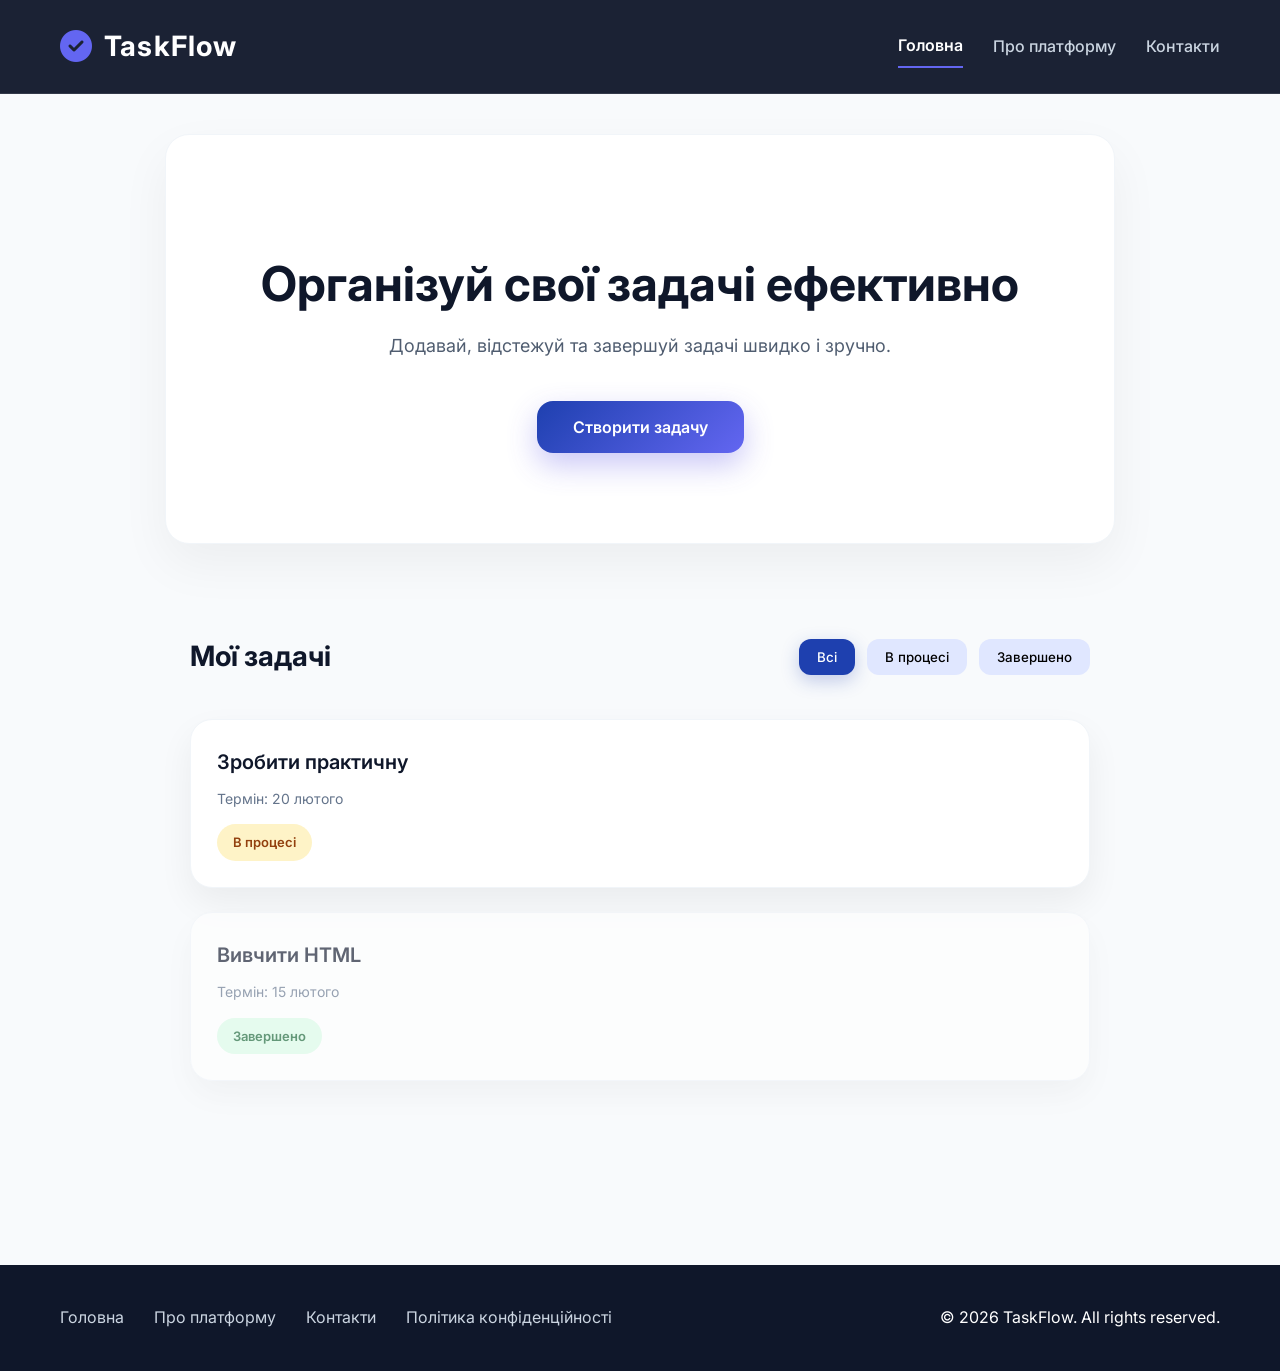
<file: web/index.html>
<!DOCTYPE html>
<html lang="uk">
<head>
  <meta charset="utf-8">
  <meta name="viewport" content="width=device-width, initial-scale=1">
  <title>TaskFlow — Головна</title>
  <link rel="stylesheet" href="https://cdnjs.cloudflare.com/ajax/libs/font-awesome/6.5.1/css/all.min.css">
  <link rel="stylesheet" href="CSS/style.css">
</head>

<body class="home-page">

  <a href="#main" class="skip-link">Перейти до основного змісту</a>

  <header>
    <div class="header-container">
      <div class="logo-area">
        <i class="fa-solid fa-check-circle logo-icon" aria-hidden="true"></i>
        <h1>TaskFlow</h1>
      </div>

      <nav class="nav-menu" aria-label="Головна навігація">
        <a href="index.html" aria-current="page">Головна</a>
        <a href="topic.html">Про платформу</a>
        <a href="contacts.html">Контакти</a>
      </nav>
    </div>
  </header>

  <main id="main">

    <section class="hero">
      <div class="hero-content">
        <h2>Організуй свої задачі ефективно</h2>
        <p>Додавай, відстежуй та завершуй задачі швидко і зручно.</p>
        <button class="primary-btn" type="button">
          Створити задачу
        </button>
      </div>
    </section>

    <section class="tasks-section">
      <div class="tasks-container">

        <div class="tasks-header">
          <h2>Мої задачі</h2>
          <div class="filters">
            <button class="filter active" type="button">Всі</button>
            <button class="filter" type="button">В процесі</button>
            <button class="filter" type="button">Завершено</button>
          </div>
        </div>

        <article class="task-card">
          <h3>Зробити практичну</h3>
          <p>Термін: 20 лютого</p>
          <span class="status in-progress">В процесі</span>
        </article>

        <article class="task-card completed">
          <h3>Вивчити HTML</h3>
          <p>Термін: 15 лютого</p>
          <span class="status done">Завершено</span>
        </article>

      </div>
    </section>

  </main>

  <footer>
    <div class="footer-content">
      <nav class="footer-nav" aria-label="Навігація в підвалі">
        <a href="index.html">Головна</a>
        <a href="topic.html">Про платформу</a>
        <a href="contacts.html">Контакти</a>
        <a href="#">Політика конфіденційності</a>
      </nav>
      <p class="copyright">© 2026 TaskFlow. All rights reserved.</p>
    </div>
  </footer>

</body>
</html>
</file>
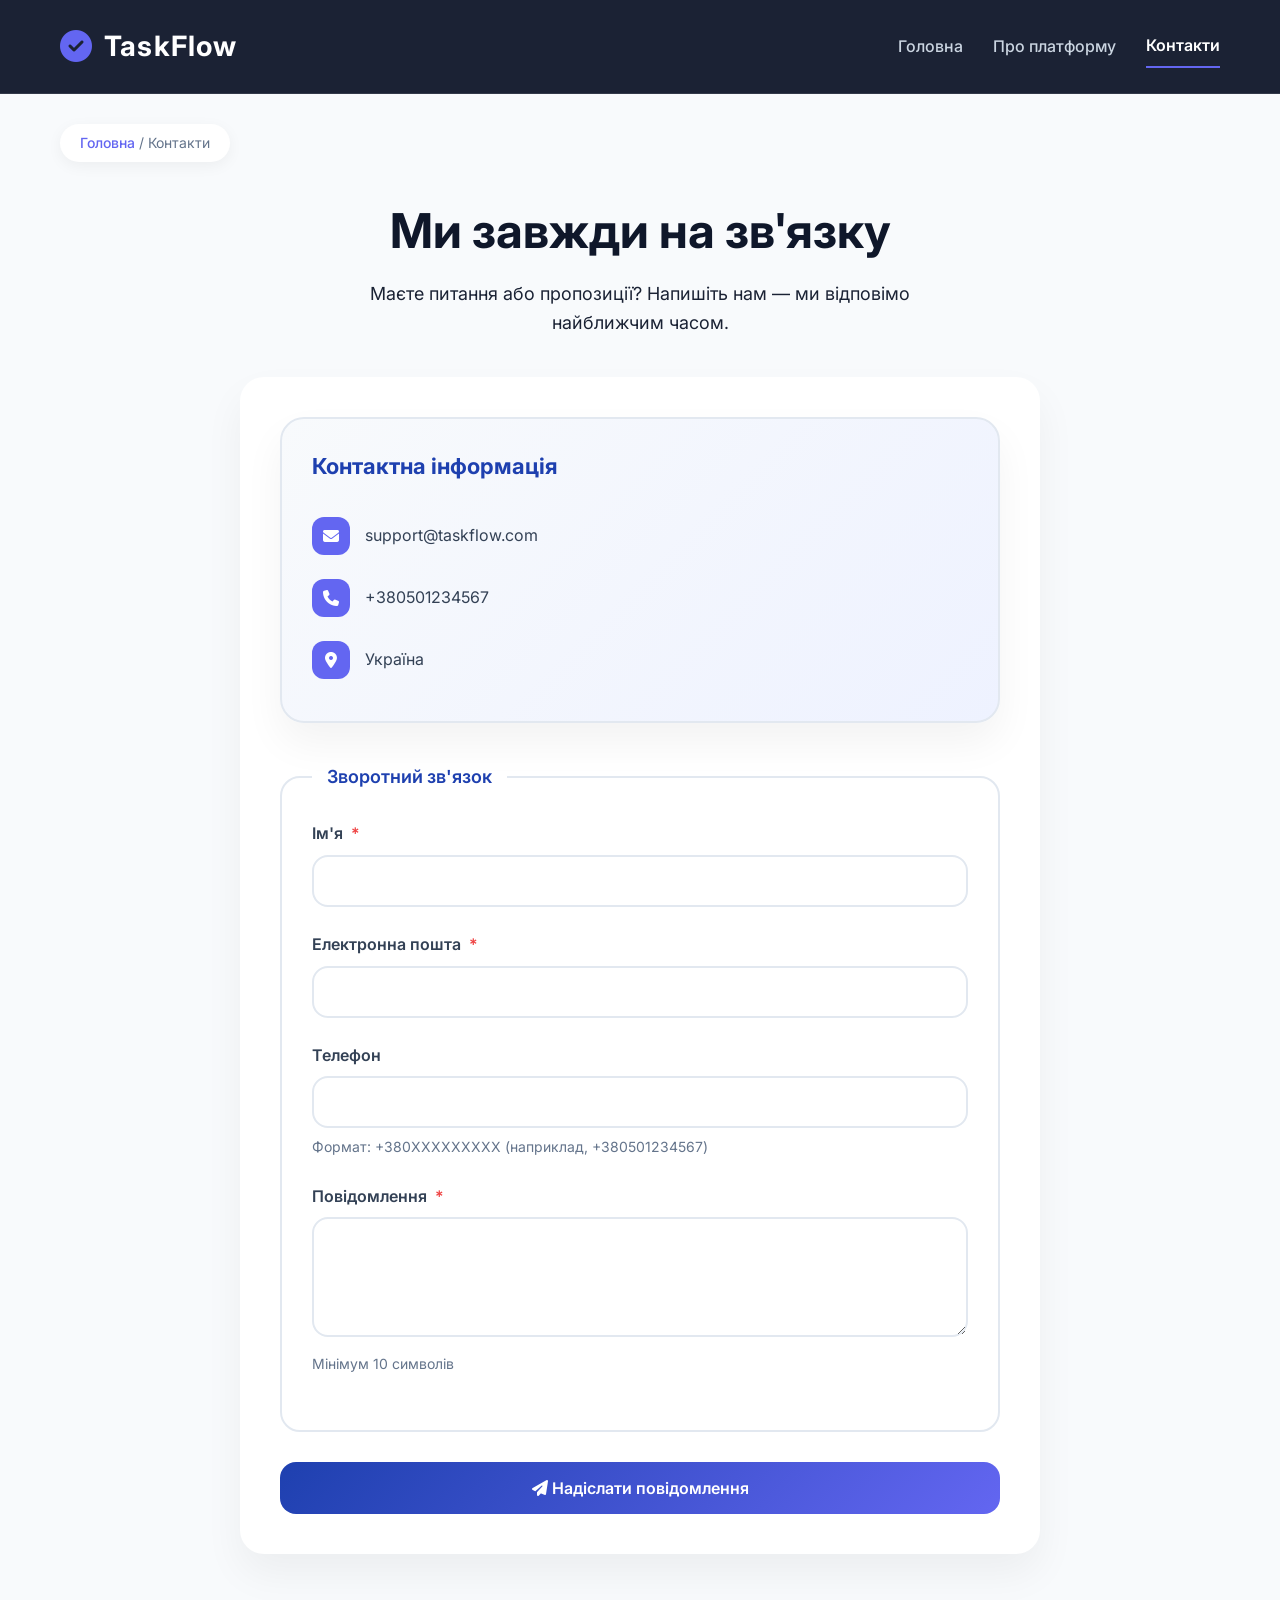
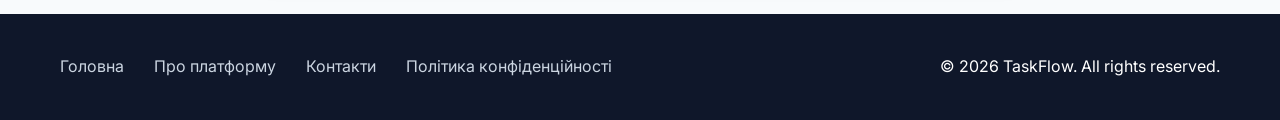
<file: web/contacts.html>
<!DOCTYPE html>
<html lang="uk">
<head>
  <meta charset="utf-8">
  <meta name="viewport" content="width=device-width, initial-scale=1">
  <title>TaskFlow — Контакти</title>
  <link rel="stylesheet" href="https://cdnjs.cloudflare.com/ajax/libs/font-awesome/6.5.1/css/all.min.css">
  <link rel="stylesheet" href="CSS/style.css">
</head>

<body class="contacts-page">
  <a href="#main" class="skip-link">Перейти до основного змісту</a>
  <header>
    <div class="header-container">
      <div class="logo-area">
        <i class="fa-solid fa-check-circle logo-icon" aria-hidden="true"></i>
        <h2 class="h1">TaskFlow</h2>
      </div>

      <nav class="nav-menu" aria-label="Головна навігація">
        <a href="index.html">Головна</a>
        <a href="topic.html">Про платформу</a>
        <a href="contacts.html" aria-current="page">Контакти</a>
      </nav>
    </div>
  </header>

  <div class="breadcrumbs">
    <nav aria-label="Хлібні крихти">
      <a href="index.html">Головна</a>
      <span> / </span>
      <span>Контакти</span>
    </nav>
  </div>

  <main id="main">

    <section class="contacts-hero">
      <div class="hero-content">
        <h2>Ми завжди на зв'язку</h2>
        <p>Маєте питання або пропозиції? Напишіть нам — ми відповімо найближчим часом.</p>
      </div>
    </section>

    <section class="contacts-section">

      <div class="contact-info-card">
        <h3>Контактна інформація</h3>

        <div class="info-item">
          <i class="fa-solid fa-envelope" aria-hidden="true"></i>
          <span>support@taskflow.com</span>
        </div>

        <div class="info-item">
          <i class="fa-solid fa-phone" aria-hidden="true"></i>
          <span>+380501234567</span>
        </div>

        <div class="info-item">
          <i class="fa-solid fa-location-dot" aria-hidden="true"></i>
          <span>Україна</span>
        </div>
      </div>

      <form method="post" action="#">
        <fieldset>
          <legend>Зворотний зв'язок</legend>

          <div class="form-group">
            <label for="name">
              Ім'я
              <span class="required" aria-hidden="true">*</span>
            </label>
            <input type="text" id="name" name="name" required>
          </div>

          <div class="form-group">
            <label for="email">
              Електронна пошта
              <span class="required" aria-hidden="true">*</span>
            </label>
            <input type="email" id="email" name="email" required>
          </div>

          <div class="form-group">
            <label for="phone">Телефон</label>
            <input type="tel" id="phone" name="phone" 
                   pattern="\+380[0-9]{9}" 
                   aria-describedby="phone-help">
            <small id="phone-help" class="hint">
              Формат: +380XXXXXXXXX (наприклад, +380501234567)
            </small>
          </div>

          <div class="form-group">
            <label for="message">
              Повідомлення
              <span class="required" aria-hidden="true">*</span>
            </label>
            <textarea id="message" 
                      name="message" 
                      minlength="10" 
                      required 
                      aria-describedby="message-help"></textarea>
            <small id="message-help" class="hint">
              Мінімум 10 символів
            </small>
          </div>

        </fieldset>

        <button type="submit" class="primary-btn">
          <i class="fa-solid fa-paper-plane" aria-hidden="true"></i> Надіслати повідомлення
        </button>
      </form>

    </section>
  </main>

  <footer>
    <div class="footer-content">
      <nav class="footer-nav" aria-label="Навігація в підвалі">
        <a href="index.html">Головна</a>
        <a href="topic.html">Про платформу</a>
        <a href="contacts.html">Контакти</a>
        <a href="#">Політика конфіденційності</a>
      </nav>
      <p class="copyright">© 2026 TaskFlow. All rights reserved.</p>
    </div>
  </footer>

</body>
</html>
</file>
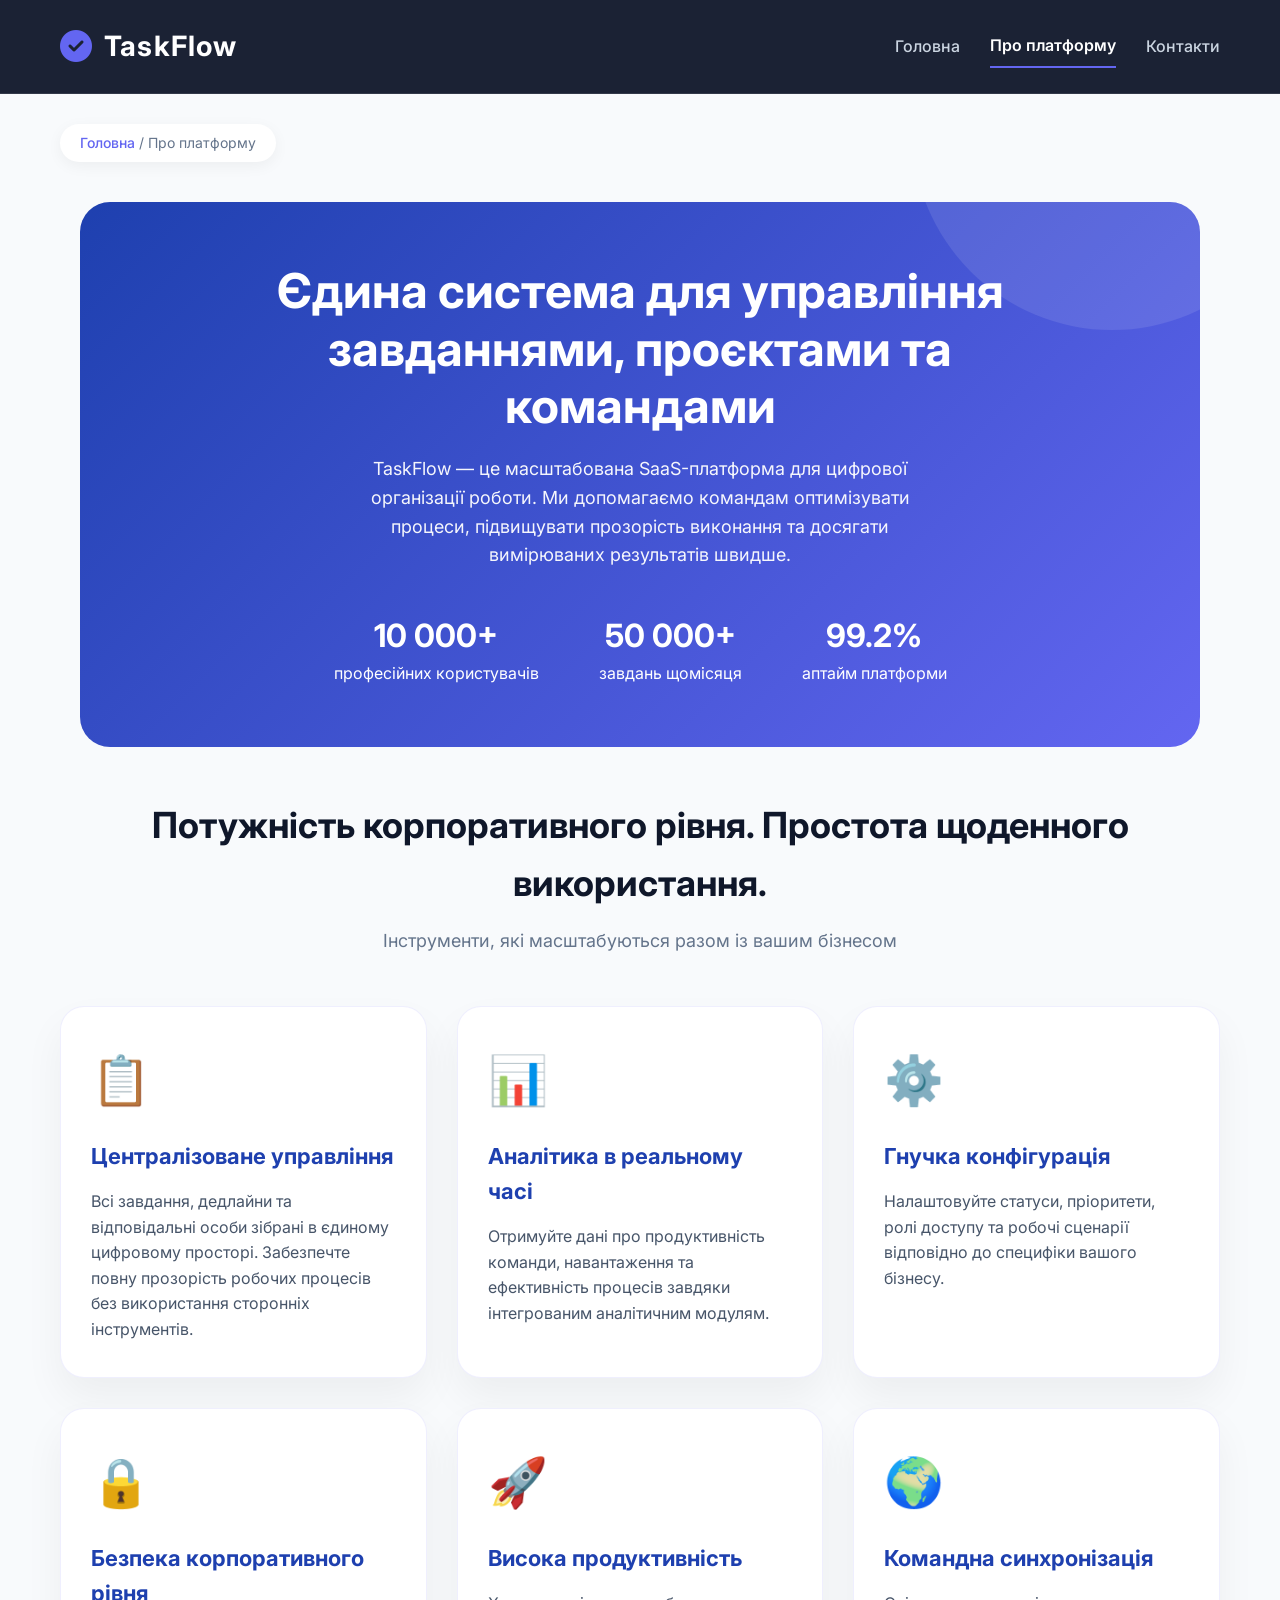
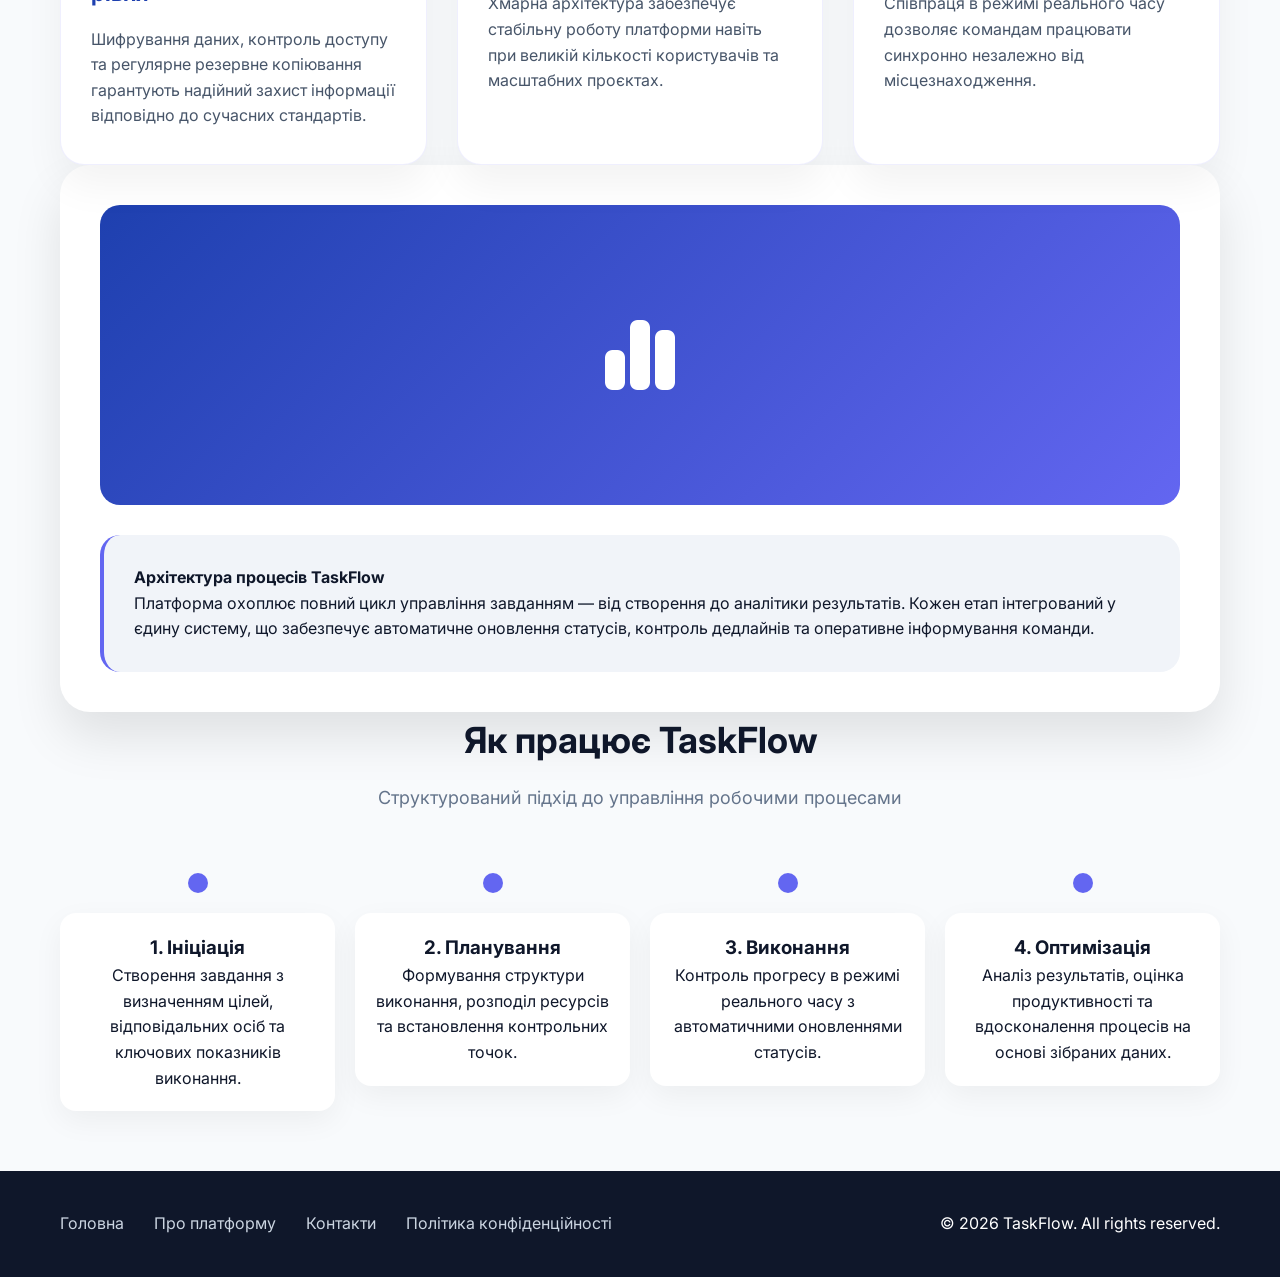
<file: web/topic.html>
<!DOCTYPE html>
<html lang="uk">
<head>
  <meta charset="utf-8">
  <meta name="viewport" content="width=device-width, initial-scale=1">
  <title>TaskFlow — Платформа нового покоління для управління роботою</title>
  <link rel="stylesheet" href="https://cdnjs.cloudflare.com/ajax/libs/font-awesome/6.5.1/css/all.min.css">
  <link rel="stylesheet" href="CSS/style.css">
</head>
<body>

  <a href="#main" class="skip-link">Перейти до основного змісту</a>

  <header>
    <div class="header-container">
      <div class="logo-area">
        <i class="fa-solid fa-check-circle logo-icon" aria-hidden="true"></i>
        <h2 class="h1">TaskFlow</h2>
      </div>

      <nav class="nav-menu" aria-label="Головна навігація">
        <a href="index.html">Головна</a>
        <a href="topic.html" aria-current="page">Про платформу</a>
        <a href="contacts.html">Контакти</a>
      </nav>
    </div>
  </header>

  <div class="breadcrumbs">
    <nav aria-label="Хлібні крихти">
      <a href="index.html">Головна</a>
      <span> / </span>
      <span>Про платформу</span>
    </nav>
  </div>

  <main id="main">

    <section class="hero-section">
      <div class="hero-content">
        <h2>Єдина система для управління завданнями, проєктами та командами</h2>
        <p>
          TaskFlow — це масштабована SaaS-платформа для цифрової організації роботи.
          Ми допомагаємо командам оптимізувати процеси, підвищувати прозорість
          виконання та досягати вимірюваних результатів швидше.
        </p>

        <div class="hero-stats">
          <div class="stat-item">
            <div class="stat-number">10 000+</div>
            <div class="stat-label">професійних користувачів</div>
          </div>
          <div class="stat-item">
            <div class="stat-number">50 000+</div>
            <div class="stat-label">завдань щомісяця</div>
          </div>
          <div class="stat-item">
            <div class="stat-number">99.2%</div>
            <div class="stat-label">аптайм платформи</div>
          </div>
        </div>
      </div>
    </section>

    <section class="features-section">
      <div class="section-title">
        <h2>Потужність корпоративного рівня. Простота щоденного використання.</h2>
        <p>Інструменти, які масштабуються разом із вашим бізнесом</p>
      </div>

      <div class="features-grid">
        <article class="feature-card">
          <div class="feature-icon">📋</div>
          <h3>Централізоване управління</h3>
          <p>
            Всі завдання, дедлайни та відповідальні особи зібрані в єдиному
            цифровому просторі. Забезпечте повну прозорість робочих процесів
            без використання сторонніх інструментів.
          </p>
        </article>

        <article class="feature-card">
          <div class="feature-icon">📊</div>
          <h3>Аналітика в реальному часі</h3>
          <p>
            Отримуйте дані про продуктивність команди, навантаження та
            ефективність процесів завдяки інтегрованим аналітичним модулям.
          </p>
        </article>

        <article class="feature-card">
          <div class="feature-icon">⚙️</div>
          <h3>Гнучка конфігурація</h3>
          <p>
            Налаштовуйте статуси, пріоритети, ролі доступу та робочі сценарії
            відповідно до специфіки вашого бізнесу.
          </p>
        </article>

        <article class="feature-card">
          <div class="feature-icon">🔒</div>
          <h3>Безпека корпоративного рівня</h3>
          <p>
            Шифрування даних, контроль доступу та регулярне резервне копіювання
            гарантують надійний захист інформації відповідно до сучасних стандартів.
          </p>
        </article>

        <article class="feature-card">
          <div class="feature-icon">🚀</div>
          <h3>Висока продуктивність</h3>
          <p>
            Хмарна архітектура забезпечує стабільну роботу платформи навіть
            при великій кількості користувачів та масштабних проєктах.
          </p>
        </article>

        <article class="feature-card">
          <div class="feature-icon">🌍</div>
          <h3>Командна синхронізація</h3>
          <p>
            Співпраця в режимі реального часу дозволяє командам працювати
            синхронно незалежно від місцезнаходження.
          </p>
        </article>
      </div>
    </section>

    <section class="figure-section">
      <figure>
        <div class="image-container" role="img" aria-label="Схема архітектури процесів TaskFlow">
          <i class="fa-solid fa-chart-simple"></i>
        </div>
        <figcaption>
          <strong>Архітектура процесів TaskFlow</strong><br>
          Платформа охоплює повний цикл управління завданням — від створення
          до аналітики результатів. Кожен етап інтегрований у єдину систему,
          що забезпечує автоматичне оновлення статусів, контроль дедлайнів
          та оперативне інформування команди.
        </figcaption>
      </figure>
    </section>

    <section class="timeline-section">
      <div class="section-title">
        <h2>Як працює TaskFlow</h2>
        <p>Структурований підхід до управління робочими процесами</p>
      </div>

      <div class="timeline">
        <div class="timeline-item">
          <div class="timeline-dot"></div>
          <div class="timeline-content">
            <h3>1. Ініціація</h3>
            <p>
              Створення завдання з визначенням цілей, відповідальних осіб
              та ключових показників виконання.
            </p>
          </div>
        </div>

        <div class="timeline-item">
          <div class="timeline-dot"></div>
          <div class="timeline-content">
            <h3>2. Планування</h3>
            <p>
              Формування структури виконання, розподіл ресурсів
              та встановлення контрольних точок.
            </p>
          </div>
        </div>

        <div class="timeline-item">
          <div class="timeline-dot"></div>
          <div class="timeline-content">
            <h3>3. Виконання</h3>
            <p>
              Контроль прогресу в режимі реального часу
              з автоматичними оновленнями статусів.
            </p>
          </div>
        </div>

        <div class="timeline-item">
          <div class="timeline-dot"></div>
          <div class="timeline-content">
            <h3>4. Оптимізація</h3>
            <p>
              Аналіз результатів, оцінка продуктивності та вдосконалення
              процесів на основі зібраних даних.
            </p>
          </div>
        </div>
      </div>
    </section>

  </main>

  <footer>
    <div class="footer-content">
      <nav class="footer-nav" aria-label="Навігація в підвалі">
        <a href="index.html">Головна</a>
        <a href="topic.html">Про платформу</a>
        <a href="contacts.html">Контакти</a>
        <a href="#">Політика конфіденційності</a>
      </nav>
      <p class="copyright">© 2026 TaskFlow. All rights reserved.</p>
    </div>
  </footer>

</body>
</html>
</file>
<file: web/CSS/style.css>
@import url('https://fonts.googleapis.com/css2?family=Inter:wght@400;500;600;700&display=swap');

:root {
  --primary: #6366f1;
  --primary-dark: #1e40af;
  --dark: #0f172a;
  --light: #f8fafc;
  --gray: #94a3b8;
  --gray-dark: #475569;
  --white: #fff;
  --transition: 0.3s ease;
  --shadow: 0 20px 40px #0000000d;
  --shadow-hover: 0 30px 60px #6366f126;
}

* {
  margin: 0;
  padding: 0;
  box-sizing: border-box;
  font-family: 'Inter', sans-serif;
}

body {
  background: var(--light);
  color: var(--dark);
  line-height: 1.6;
  -webkit-font-smoothing: antialiased;
}

a, button {
  transition: 
    color var(--transition),
    background var(--transition),
    transform var(--transition),
    box-shadow var(--transition);
}

.container {
  max-width: 1200px;
  margin: 0 auto;
  padding: 0 20px;
}

.skip-link {
  position: absolute;
  left: -999px;
  top: 0;
}

.skip-link:focus {
  left: 20px;
  top: 20px;
  background: var(--primary-dark);
  color: var(--white);
  padding: 10px 16px;
  border-radius: 8px;
  z-index: 1000;
  outline: 3px solid var(--primary);
}

a:focus, button:focus {
  outline: 3px solid var(--primary);
  outline-offset: 2px;
}

header {
  background: #0f172af2;
  backdrop-filter: blur(10px);
  padding: 24px 60px;
  position: sticky;
  top: 0;
  z-index: 100;
  border-bottom: 1px solid #ffffff1a;
}

.header-container {
  max-width: 1200px;
  margin: 0 auto;
  display: flex;
  justify-content: space-between;
  align-items: center;
}

.logo-area {
  display: flex;
  align-items: center;
  gap: 12px;
}

.logo-icon {
  font-size: 32px;
  color: var(--primary);
}

.logo-area h1 {
  color: var(--white);
  font-weight: 700;
  font-size: 28px;
  letter-spacing: 1.2px;
}

.h1 {
  color: var(--white);
  font-weight: 700;
  font-size: 28px;
  letter-spacing: 1.2px;
}

.nav-menu {
  display: flex;
  gap: 30px;
  align-items: center;
}

.nav-menu a {
  color: #cbd5e1;
  text-decoration: none;
  font-weight: 500;
  padding: 8px 0;
}

.nav-menu a:hover,
.nav-menu a[aria-current="page"] {
  color: var(--white);
}

.nav-menu a[aria-current="page"] {
  font-weight: 600;
  border-bottom: 2px solid var(--primary);
}

.breadcrumbs {
  max-width: 1200px;
  margin: 30px auto 20px;
  padding: 0 20px;
}

.breadcrumbs nav {
  display: inline-block;
  padding: 8px 20px;
  background: var(--white);
  border-radius: 30px;
  box-shadow: 0 4px 15px #0000000d;
  font-size: 14px;
}

.breadcrumbs a {
  color: var(--primary);
  text-decoration: none;
  font-weight: 500;
}

.breadcrumbs a:hover {
  text-decoration: underline;
}

.breadcrumbs span {
  color: #64748b;
}

.section-title {
  text-align: center;
  margin-bottom: 50px;
}

.section-title h2 {
  font-size: 36px;
  margin-bottom: 15px;
}

.section-title p {
  color: #64748b;
  font-size: 18px;
  max-width: 600px;
  margin: 0 auto;
}

.hero-section {
  background: linear-gradient(135deg, var(--primary-dark), var(--primary));
  border-radius: 30px;
  margin: 20px 20px 50px;
  padding: 60px 40px;
  color: var(--white);
  position: relative;
  overflow: hidden;
}

.hero-section::before {
  content: '';
  position: absolute;
  top: -50%;
  right: -10%;
  width: 400px;
  height: 400px;
  background: #ffffff1a;
  border-radius: 50%;
}

.hero-content {
  position: relative;
  z-index: 1;
  max-width: 800px;
  margin: 0 auto;
  text-align: center;
}

.hero-content h2 {
  font-size: 48px;
  margin-bottom: 20px;
  line-height: 1.2;
}

.hero-content p {
  font-size: 18px;
  opacity: .95;
  max-width: 600px;
  margin: 0 auto;
}

.hero-stats {
  display: flex;
  justify-content: center;
  gap: 60px;
  margin-top: 40px;
}

.stat-number {
  font-size: 32px;
  font-weight: 700;
}

main {
  max-width: 1200px;
  margin: 40px auto;
  padding: 0 20px;
}

.features-grid {
  display: grid;
  grid-template-columns: repeat(auto-fit, minmax(300px, 1fr));
  gap: 30px;
}

.feature-card {
  background: var(--white);
  padding: 35px 30px;
  border-radius: 24px;
  box-shadow: var(--shadow);
  transition: transform var(--transition), box-shadow var(--transition);
  border: 1px solid #6366f11a;
}

.feature-card:hover {
  transform: translateY(-6px);
  box-shadow: var(--shadow-hover);
}

.feature-icon {
  font-size: 48px;
  margin-bottom: 20px;
}

.feature-card h3 {
  font-size: 22px;
  margin-bottom: 15px;
  color: var(--primary-dark);
}

.feature-card p {
  color: var(--gray-dark);
}

figure {
  background: var(--white);
  padding: 40px;
  border-radius: 30px;
  box-shadow: 0 25px 50px #0000001a;
}

.image-container {
  width: 100%;
  height: 300px;
  background: linear-gradient(135deg, var(--primary-dark), var(--primary));
  border-radius: 20px;
  display: flex;
  align-items: center;
  justify-content: center;
  font-size: 80px;
  color: var(--white);
}

figcaption {
  margin-top: 30px;
  padding: 30px;
  background: #f1f4f9;
  border-radius: 20px;
  border-left: 4px solid var(--primary);
}

.timeline {
  display: flex;
  justify-content: space-between;
  gap: 20px;
  margin: 60px 0;
  flex-wrap: wrap;
}

.timeline-item {
  flex: 1 1 200px;
  text-align: center;
}

.timeline-dot {
  width: 20px;
  height: 20px;
  background: var(--primary);
  border-radius: 50%;
  margin: 0 auto 20px;
}

.timeline-content {
  background: var(--white);
  padding: 20px;
  border-radius: 16px;
  box-shadow: 0 10px 30px #0000000d;
}

footer {
  background: var(--dark);
  color: var(--white);
  padding: 40px 60px;
  margin-top: 60px;
}

.footer-content {
  max-width: 1200px;
  margin: 0 auto;
  display: flex;
  justify-content: space-between;
  align-items: center;
}

.footer-nav {
  display: flex;
  gap: 30px;
}

.footer-nav a {
  color: #cbd5e1;
  text-decoration: none;
}

.footer-nav a:hover {
  color: var(--white);
}

.home-page .hero {
  background: #fff;
  padding: 120px 20px 90px;
  text-align: center;
  border-radius: 24px;
  margin: 30px auto;
  max-width: 950px;
  box-shadow: 0 20px 50px rgba(0, 0, 0, 0.05);
  border: 1px solid #f1f5f9;
}

.home-page .hero-content h1 {
  font-size: 42px;
  font-weight: 700;
  margin-bottom: 18px;
  color: #0f172a;
}

.home-page .hero-content p {
  font-size: 18px;
  color: #475569;
  margin: 0 auto 40px;
  max-width: 600px;
}

.home-page .primary-btn {
  background: linear-gradient(135deg, #1e40af, #6366f1);
  color: #fff;
  padding: 16px 36px;
  border: none;
  border-radius: 16px;
  font-size: 16px;
  font-weight: 600;
  cursor: pointer;
  transition: all 0.3s ease;
  box-shadow: 0 12px 30px rgba(79, 70, 229, 0.3);
}

.home-page .primary-btn:hover {
  transform: translateY(-3px);
  box-shadow: 0 18px 45px rgba(79, 70, 229, 0.45);
}

.home-page .tasks-section {
  padding: 60px 20px 100px;
}

.home-page .tasks-container {
  max-width: 900px;
  margin: 0 auto;
}

.home-page .tasks-header {
  display: flex;
  justify-content: space-between;
  align-items: center;
  margin-bottom: 40px;
}

.home-page .tasks-header h2 {
  font-size: 28px;
  font-weight: 700;
  color: #0f172a;
}

.home-page .filters {
  display: flex;
  gap: 12px;
}

.home-page .filter {
  background: #e0e7ff;
  border: none;
  padding: 10px 18px;
  border-radius: 12px;
  cursor: pointer;
  font-weight: 500;
  transition: 0.25s ease;
}

.home-page .filter:hover {
  background: #c7d2fe;
}

.home-page .filter.active {
  background: #1e40af;
  color: #fff;
  box-shadow: 0 6px 18px rgba(30, 64, 175, 0.25);
}

.home-page .task-card {
  background: #fff;
  padding: 26px;
  border-radius: 22px;
  margin-bottom: 24px;
  transition: all 0.3s ease;
  box-shadow: 0 15px 35px rgba(0, 0, 0, 0.06);
  border: 1px solid #f1f5f9;
}

.home-page .task-card:hover {
  transform: translateY(-6px);
  box-shadow: 0 25px 55px rgba(0, 0, 0, 0.08);
}

.home-page .task-card h3 {
  font-size: 20px;
  font-weight: 600;
  margin-bottom: 10px;
  color: #0f172a;
}

.home-page .task-card p {
  font-size: 14px;
  color: #64748b;
}

.home-page .status {
  display: inline-block;
  margin-top: 14px;
  padding: 8px 16px;
  border-radius: 30px;
  font-size: 13px;
  font-weight: 600;
}

.home-page .in-progress { background: #fef3c7; color: #92400e; }
.home-page .done { background: #dcfce7; color: #166534; }
.home-page .completed { opacity: 0.65; }

.contacts-section {
  background: var(--white);
  padding: 40px;
  border-radius: 24px;
  box-shadow: var(--shadow);
  margin: 40px auto;
  max-width: 800px;
}

.contacts-section h2 {
  font-size: 32px;
  font-weight: 700;
  margin-bottom: 30px;
  color: var(--dark);
  text-align: center;
}

form { margin-top: 30px; }

fieldset {
  border: 2px solid #e2e8f0;
  border-radius: 20px;
  padding: 30px;
  margin-bottom: 30px;
}

legend {
  font-weight: 600;
  font-size: 18px;
  padding: 0 15px;
  color: var(--primary-dark);
}

.form-group { margin-bottom: 25px; }

label {
  display: block;
  font-weight: 600;
  margin-bottom: 8px;
  color: #334155;
}

.required,
.error-hint {
  color: #ef4444;
}

.required { margin-left: 4px; }

input,
textarea {
  width: 100%;
  padding: 14px 18px;
  border: 2px solid #e2e8f0;
  border-radius: 16px;
  font-size: 16px;
  transition: border-color var(--transition);
}

input:focus,
textarea:focus {
  border-color: var(--primary);
}

textarea {
  min-height: 120px;
  resize: vertical;
}

.hint,
.error-hint {
  display: block;
  margin-top: 8px;
  font-size: 14px;
}

.hint { color: #64748b; }

button[type="submit"] {
  background: linear-gradient(135deg, var(--primary-dark), var(--primary));
  color: var(--white);
  border: none;
  padding: 16px 32px;
  border-radius: 16px;
  font-size: 16px;
  font-weight: 600;
  cursor: pointer;
  width: 100%;
  transition: transform var(--transition), box-shadow var(--transition);
}

button[type="submit"]:hover {
  transform: translateY(-2px);
  box-shadow: var(--shadow-hover);
}

footer {
  background: var(--dark);
  color: var(--white);
  padding: 40px 60px;
  margin-top: 60px;
}

.footer-content {
  max-width: 1200px;
  margin: 0 auto;
  display: flex;
  justify-content: space-between;
  align-items: center;
}

.footer-nav {
  display: flex;
  gap: 30px;
}

.footer-nav a {
  color: #cbd5e1;
  text-decoration: none;
}

.footer-nav a:hover {
  color: var(--white);
}

.contact-info-card {
  background: linear-gradient(135deg, #f8fafc, #eef2ff);
  border: 2px solid #e2e8f0;
  border-radius: 24px;
  padding: 30px;
  margin-bottom: 40px;
  box-shadow: var(--shadow);
  transition: transform var(--transition), box-shadow var(--transition);
}

.contact-info-card:hover {
  transform: translateY(-3px);
  box-shadow: var(--shadow-hover);
}

.contact-info-card h3 {
  font-size: 22px;
  margin-bottom: 20px;
  color: var(--primary-dark);
}

.info-item {
  display: flex;
  align-items: center;
  gap: 15px;
  padding: 12px 0;
  font-size: 16px;
  color: #334155;
}

.info-item i {
  background: var(--primary);
  color: white;
  width: 38px;
  height: 38px;
  border-radius: 12px;
  display: flex;
  align-items: center;
  justify-content: center;
  font-size: 16px;
}
</file>
